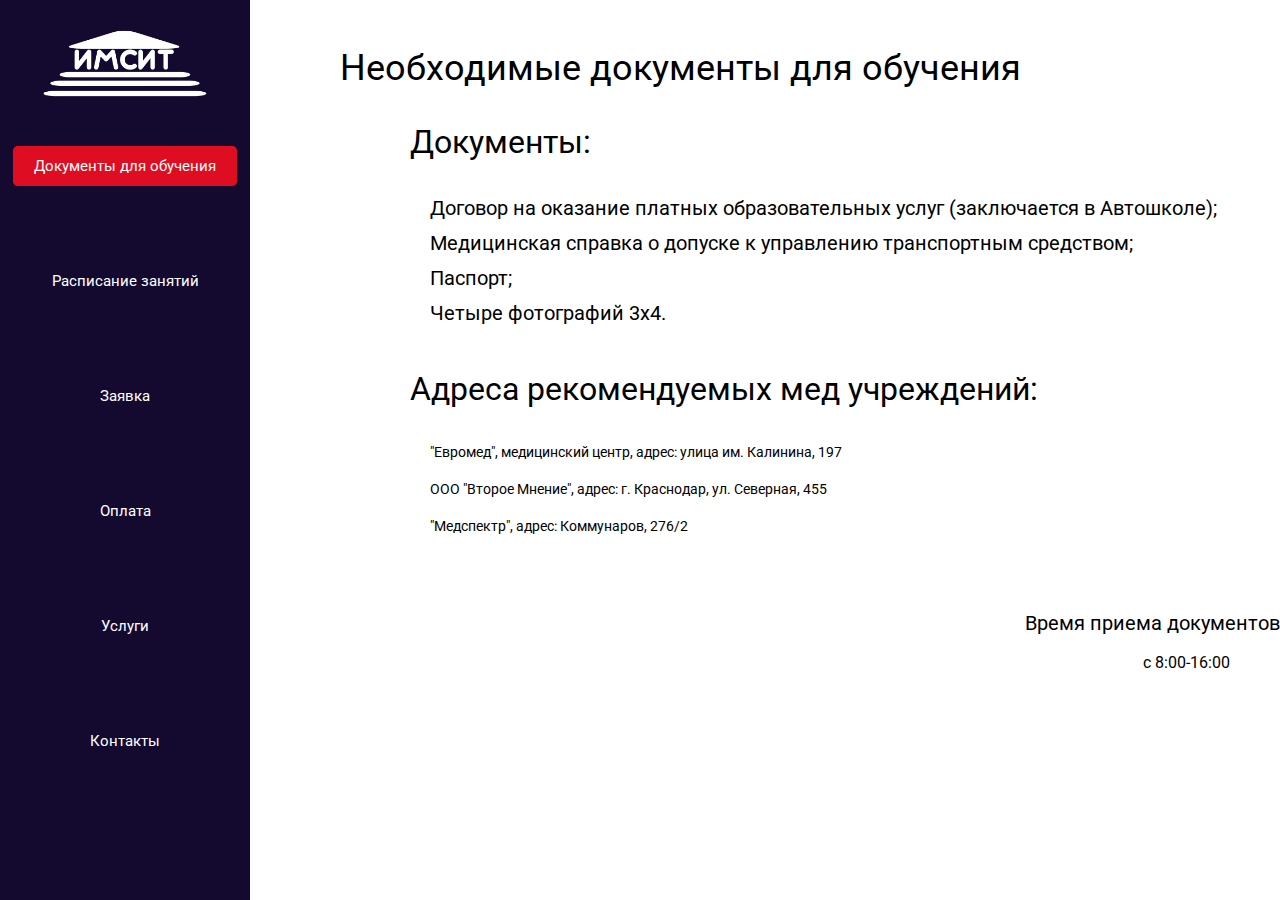
<file: index.html>
<!DOCTYPE html>
<html lang="ru">

<head>
	<title>Автошкола ИМСИТ</title>
	<meta charset="UTF-8">
	<meta name="format-detection" content="telephone=no">
	<!-- <style>body{opacity: 0;}</style> -->
	<link rel="stylesheet" href="css/style.min.css?_v=20220627195448">
	<link rel="shortcut icon" href="favicon.ico">
	<!-- <meta name="robots" content="noindex, nofollow"> -->
	<meta name="viewport" content="width=device-width, initial-scale=1.0">
</head>

<body>
	<div class="wrapper">


		<main class="page">
			<div class="page__header header">
				<a target="_blank" href="https://auto.imsit.ru/" class="header__logo">
					<picture><source srcset="img/Loogo.webp" type="image/webp"><img src="img/Loogo.png" alt="gg" class="header__logo-img"></picture>
				</a>
				<nav class="header__nav header-nav">
					<ul class="header-nav__list">
						<li class="header-nav__item"><a href="index.html" class="header-nav__link popup">Документы для обучения</a></li>
						<li class="header-nav__item"><a href="schedule.html" class="header-nav__link">Расписание занятий</a></li>
						<li class="header-nav__item"><a href="request.html" class="header-nav__link">Заявка</a></li>
						<li class="header-nav__item"><a href="payment.html" class="header-nav__link">Оплата</a></li>
						<li class="header-nav__item"><a href="services.html" class="header-nav__link">Услуги</a></li>
						<li class="header-nav__item"><a href="contacts.html" class="header-nav__link">Контакты</a></li>
					</ul>
				</nav>
			</div>
			<div class="page__main main-block">
				<div class="main-block__body">
					<div class="main-block__top top-main-block">
						<h1 class="top-main-block__title">Необходимые документы для обучения</h1>
						<h2 class="top-main-block__title-doc">Документы:</h2>
						<ul class="top-main-block__list">
							<li class="top-main-block__item">Договор на оказание платных образовательных услуг (заключается в Автошколе);</li>
							<li class="top-main-block__item">Медицинская справка о допуске к управлению транспортным средством;</li>
							<li class="top-main-block__item">Паспорт;</li>
							<li class="top-main-block__item">Четыре фотографий 3х4.</li>
						</ul>
					</div>
					<div class="main-block__bottom bottom-main-block"></div>
					<h3 class="bottom-main-block__title">Адреса рекомендуемых мед учреждений:</h3>
					<ul class="bottom-main-block__list">
						<li class="bottom-main-block__item"><a href="" class="bottom-main-block__link">"Евромед", медицинский центр, адрес: улица им. Калинина, 197</a></li>
						<li class="bottom-main-block__item"><a href="" class="bottom-main-block__link">ООО "Второе Мнение", адрес: г. Краснодар, ул. Северная, 455</a></li>
						<li class="bottom-main-block__item"><a href="" class="bottom-main-block__link">"Медспектр", адрес: Коммунаров, 276/2</a></li>
					</ul>
				</div>
				<div class="main-block__time time-main-block">
					<div class="time-main-block__text">Время приема документов</div>
					<div class="time-main-block__vrm">с 8:00-16:00</div>
				</div>
			</div>
		</main>
		<footer class="footer">
			<div class="footer__container">
			</div>
		</footer>
	</div>
	<!-- 
<div id="popup" aria-hidden="true" class="popup">
	<div class="popup__wrapper">
		<div class="popup__content">
			<button data-close type="button" class="popup__close">Закрыть</button>
			<div class="popup__text">
			</div>
		</div>
	</div>
</div>
 -->

	<script src="js/app.min.js?_v=20220627195448"></script>
</body>

</html>
</file>
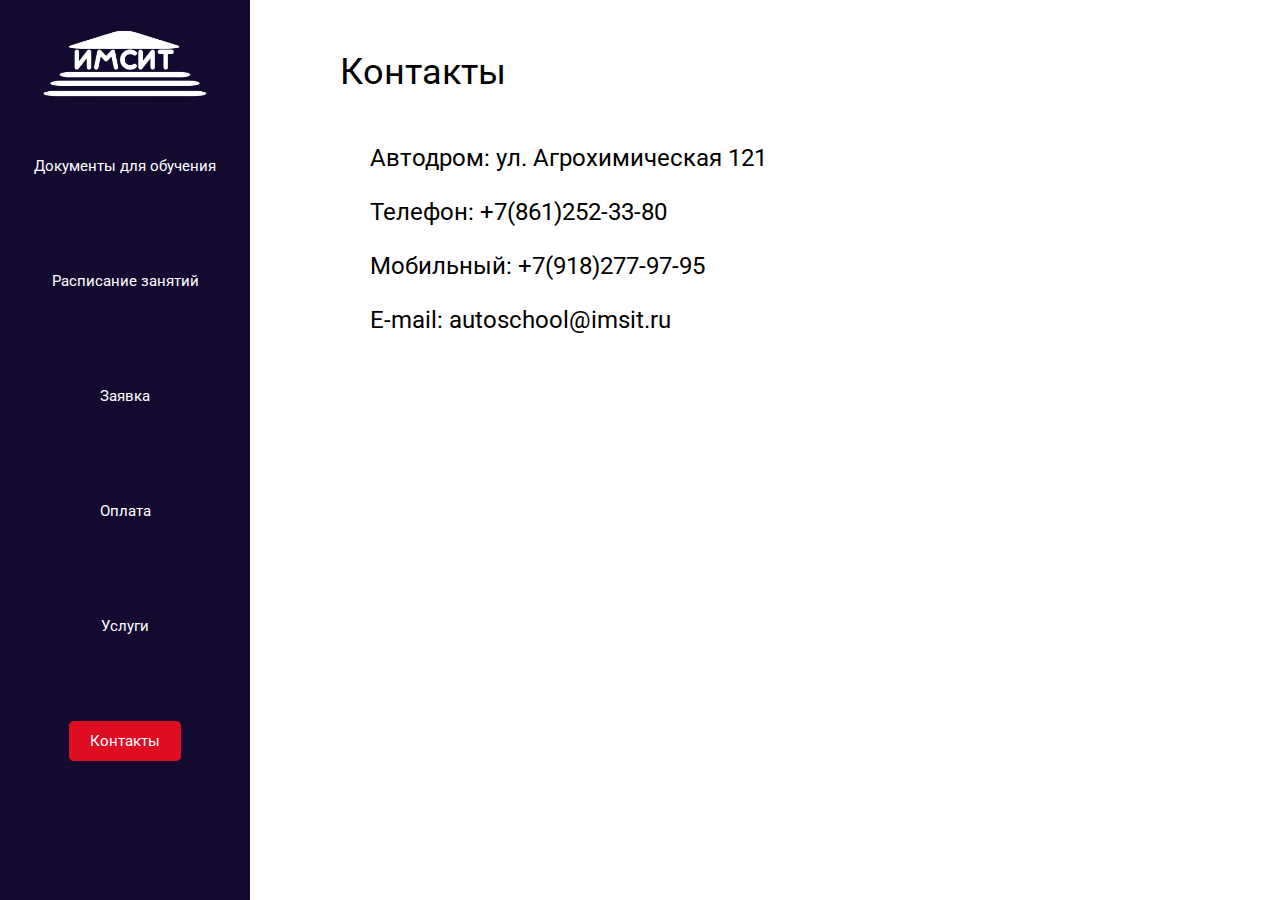
<file: contacts.html>
<!DOCTYPE html>
<html lang="ru">

<head>
	<title>Автошкола ИМСИТ</title>
	<meta charset="UTF-8">
	<meta name="format-detection" content="telephone=no">
	<!-- <style>body{opacity: 0;}</style> -->
	<link rel="stylesheet" href="css/style.min.css?_v=20220627195448">
	<link rel="shortcut icon" href="favicon.ico">
	<!-- <meta name="robots" content="noindex, nofollow"> -->
	<meta name="viewport" content="width=device-width, initial-scale=1.0">
</head>

<body>
	<div class="wrapper">


		<main class="page">
			<div class="page__header header">
				<a target="_blank" href="https://auto.imsit.ru/" class="header__logo">
					<picture><source srcset="img/Loogo.webp" type="image/webp"><img src="img/Loogo.png" alt="gg" class="header__logo-img"></picture>
				</a>
				<nav class="header__nav header-nav">
					<ul class="header-nav__list">
						<li class="header-nav__item"><a href="index.html" class="header-nav__link">Документы для обучения</a></li>
						<li class="header-nav__item"><a href="schedule.html" class="header-nav__link">Расписание занятий</a></li>
						<li class="header-nav__item"><a href="request.html" class="header-nav__link">Заявка</a></li>
						<li class="header-nav__item"><a href="payment.html" class="header-nav__link">Оплата</a></li>
						<li class="header-nav__item"><a href="services.html" class="header-nav__link">Услуги</a></li>
						<li class="header-nav__item"><a href="contacts.html" class="header-nav__link popup">Контакты</a></li>
					</ul>
				</nav>
			</div>
			<div class="page__contacts contacts-block">
				<div class="contacts-block__body">
					<h2 class="contacts-block__title">Контакты</h2>
					<ul class="contacts-block__list">
						<li class="contacts-block__item"><a target="_blank" href="https://goo.gl/maps/Wo9Aoh422eFnia9P8" class="contacts-block__link">Автодром: ул. Агрохимическая 121</a></li>
						<li class="contacts-block__item"><a href="tel:78612523380" class="contacts-block__link">Телефон: +7(861)252-33-80</a></li>
						<li class="contacts-block__item"><a href="tel:79182779795" class="contacts-block__link">Мобильный: +7(918)277-97-95</a></li>
						<li class="contacts-block__item"><a href="mailto:autoschool@imsit.ru" class="contacts-block__link">E-mail: autoschool@imsit.ru</a></li>
					</ul>
					<div class="contacts-block__maps">
						<iframe src="https://www.google.com/maps/embed?pb=!1m18!1m12!1m3!1d2818.1211240943367!2d38.99646068055463!3d45.063053948389125!2m3!1f0!2f0!3f0!3m2!1i1024!2i768!4f13.1!3m3!1m2!1s0x40f0459b9b37c8e5%3A0xf768319d3e6243a8!2z0JDQutCw0LTQtdC80LjRjyDQvNCw0YDQutC10YLQuNC90LPQsCDQuCDRgdC-0YbQuNCw0LvRjNC90L4t0LjQvdGE0L7RgNC80LDRhtC40L7QvdC90YvRhSDRgtC10YXQvdC-0LvQvtCz0LjQuSAtINCY0JzQodCY0KIgKNCzLiDQmtGA0LDRgdC90L7QtNCw0YAp!5e0!3m2!1sru!2sru!4v1655634969360!5m2!1sru!2sru" width="600" height="450" style="border:0;" allowfullscreen="" loading="lazy" referrerpolicy="no-referrer-when-downgrade"></iframe>
					</div>
				</div>
			</div>

		</main>
		<footer class="footer">
			<div class="footer__container">
			</div>
		</footer>
	</div>
	<!-- 
<div id="popup" aria-hidden="true" class="popup">
	<div class="popup__wrapper">
		<div class="popup__content">
			<button data-close type="button" class="popup__close">Закрыть</button>
			<div class="popup__text">
			</div>
		</div>
	</div>
</div>
 -->

	<script src="js/app.min.js?_v=20220627195448"></script>
</body>

</html>
</file>
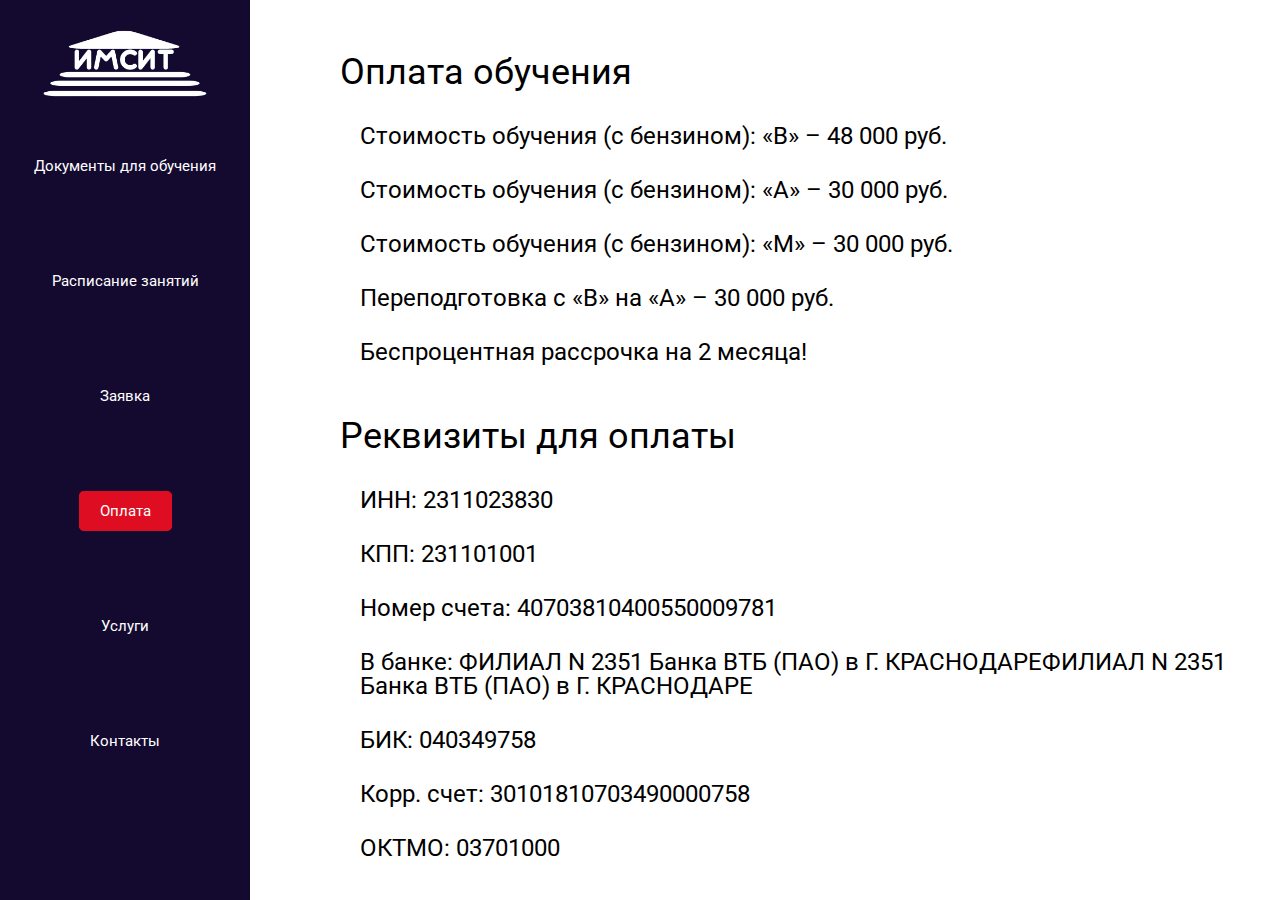
<file: payment.html>
<!DOCTYPE html>
<html lang="ru">

<head>
	<title>Автошкола ИМСИТ</title>
	<meta charset="UTF-8">
	<meta name="format-detection" content="telephone=no">
	<!-- <style>body{opacity: 0;}</style> -->
	<link rel="stylesheet" href="css/style.min.css?_v=20220627195448">
	<link rel="shortcut icon" href="favicon.ico">
	<!-- <meta name="robots" content="noindex, nofollow"> -->
	<meta name="viewport" content="width=device-width, initial-scale=1.0">
</head>

<body>
	<div class="wrapper">


		<main class="page">
			<div class="page__header header">
				<a target="_blank" href="https://auto.imsit.ru/" class="header__logo">
					<picture><source srcset="img/Loogo.webp" type="image/webp"><img src="img/Loogo.png" alt="gg" class="header__logo-img"></picture>
				</a>
				<nav class="header__nav header-nav">
					<ul class="header-nav__list">
						<li class="header-nav__item"><a href="index.html" class="header-nav__link">Документы для обучения</a></li>
						<li class="header-nav__item"><a href="schedule.html" class="header-nav__link">Расписание занятий</a></li>
						<li class="header-nav__item"><a href="request.html" class="header-nav__link">Заявка</a></li>
						<li class="header-nav__item"><a href="payment.html" class="header-nav__link popup">Оплата</a></li>
						<li class="header-nav__item"><a href="services.html" class="header-nav__link">Услуги</a></li>
						<li class="header-nav__item"><a href="contacts.html" class="header-nav__link">Контакты</a></li>
					</ul>
				</nav>
			</div>
			<div class="page__payment payment-block">
				<div class="payment-block__body">
					<div class="payment-block__top top-payment-block">
						<h2 class="top-payment-block__title">Оплата обучения</h2>
						<ul class="top-payment-block__list">
							<li class="top-payment-block__item">Стоимость обучения (с бензином): «В» – 48 000 руб.</li>
							<li class="top-payment-block__item">Стоимость обучения (с бензином): «А» – 30 000 руб.</li>
							<li class="top-payment-block__item">Стоимость обучения (с бензином): «М» – 30 000 руб. </li>
							<li class="top-payment-block__item">Переподготовка с «В» на «А» – 30 000 руб.</li>
							<li class="top-payment-block__item">Беспроцентная рассрочка на 2 месяца!</li>
						</ul>
					</div>
					<div class="payment-block__bottom bottom-payment-block">
						<h3 class="bottom-payment-block__title">Реквизиты для оплаты</h3>
						<ul class="bottom-payment-block__list">
							<li class="bottom-payment-block__item">ИНН: 2311023830</li>
							<li class="bottom-payment-block__item">КПП: 231101001</li>
							<li class="bottom-payment-block__item">Номер счета: 40703810400550009781</li>
							<li class="bottom-payment-block__item">В банке: ФИЛИАЛ N 2351 Банка ВТБ (ПАО) в Г. КРАСНОДАРЕФИЛИАЛ N 2351 Банка ВТБ (ПАО) в Г. КРАСНОДАРЕ</li>
							<li class="bottom-payment-block__item">БИК: 040349758</li>
							<li class="bottom-payment-block__item">Корр. счет: 30101810703490000758</li>
							<li class="bottom-payment-block__item">ОКТМО: 03701000</li>
						</ul>
					</div>
				</div>
			</div>
		</main>
		<footer class="footer">
			<div class="footer__container">
			</div>
		</footer>
	</div>
	<!-- 
<div id="popup" aria-hidden="true" class="popup">
	<div class="popup__wrapper">
		<div class="popup__content">
			<button data-close type="button" class="popup__close">Закрыть</button>
			<div class="popup__text">
			</div>
		</div>
	</div>
</div>
 -->

	<script src="js/app.min.js?_v=20220627195448"></script>
</body>

</html>
</file>
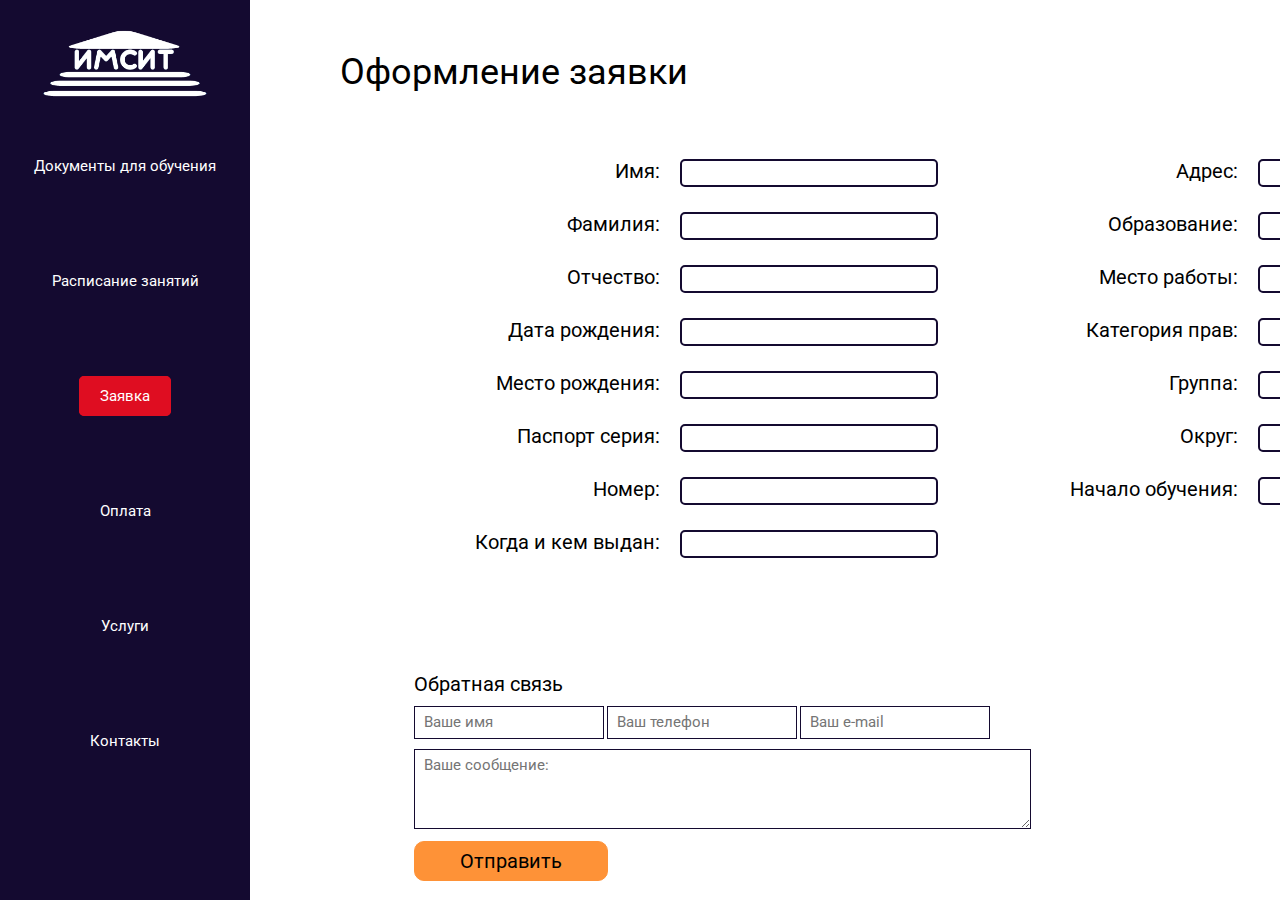
<file: request.html>
<!DOCTYPE html>
<html lang="ru">

<head>
	<title>Автошкола ИМСИТ</title>
	<meta charset="UTF-8">
	<meta name="format-detection" content="telephone=no">
	<!-- <style>body{opacity: 0;}</style> -->
	<link rel="stylesheet" href="css/style.min.css?_v=20220627195448">
	<link rel="shortcut icon" href="favicon.ico">
	<!-- <meta name="robots" content="noindex, nofollow"> -->
	<meta name="viewport" content="width=device-width, initial-scale=1.0">
</head>

<body>
	<div class="wrapper">


		<main class="page">
			<div class="page__header header">
				<a target="_blank" href="https://auto.imsit.ru/" class="header__logo">
					<picture><source srcset="img/Loogo.webp" type="image/webp"><img src="img/Loogo.png" alt="gg" class="header__logo-img"></picture>
				</a>
				<nav class="header__nav header-nav">
					<ul class="header-nav__list">
						<li class="header-nav__item"><a href="index.html" class="header-nav__link">Документы для обучения</a></li>
						<li class="header-nav__item"><a href="schedule.html" class="header-nav__link">Расписание занятий</a></li>
						<li class="header-nav__item"><a href="request.html" class="header-nav__link popup">Заявка</a></li>
						<li class="header-nav__item"><a href="payment.html" class="header-nav__link">Оплата</a></li>
						<li class="header-nav__item"><a href="services.html" class="header-nav__link">Услуги</a></li>
						<li class="header-nav__item"><a href="contacts.html" class="header-nav__link">Контакты</a></li>
					</ul>
				</nav>
			</div>
			<div class="page__request request-block">
				<h2 class="request-block__title">Оформление заявки</h2>
				<div class="request-block__inner">
					<div class="request-block__body-1">
						<div class="request-block__cards">
							<div class="request-block__cards-text">Имя:</div>
							<input type="text" class="request-block__cards-input">
						</div>
						<div class="request-block__cards">
							<div class="request-block__cards-text">Фамилия:</div>
							<input type="text" class="request-block__cards-input">
						</div>
						<div class="request-block__cards">
							<div class="request-block__cards-text">Отчество:</div>
							<input type="text" class="request-block__cards-input">
						</div>
						<div class="request-block__cards">
							<div class="request-block__cards-text">Дата рождения:</div>
							<input type="text" class="request-block__cards-input">
						</div>
						<div class="request-block__cards">
							<div class="request-block__cards-text">Место рождения:</div>
							<input type="text" class="request-block__cards-input">
						</div>
						<div class="request-block__cards">
							<div class="request-block__cards-text">Паспорт серия:</div>
							<input type="text" class="request-block__cards-input">
						</div>
						<div class="request-block__cards">
							<div class="request-block__cards-text">Номер:</div>
							<input type="text" class="request-block__cards-input">
						</div>
						<div class="request-block__cards">
							<div class="request-block__cards-text">Когда и кем выдан:</div>
							<input type="text" class="request-block__cards-input">
						</div>
					</div>
					<div class="request-block__body-2">
						<div class="request-block__cards">
							<div class="request-block__cards-text">Адрес:</div>
							<input type="text" class="request-block__cards-input">
						</div>
						<div class="request-block__cards">
							<div class="request-block__cards-text">Образование:</div>
							<input type="text" class="request-block__cards-input">
						</div>
						<div class="request-block__cards">
							<div class="request-block__cards-text">Место работы:</div>
							<input type="text" class="request-block__cards-input">
						</div>
						<div class="request-block__cards">
							<div class="request-block__cards-text">Категория прав:</div>
							<input type="text" class="request-block__cards-input">
						</div>
						<div class="request-block__cards">
							<div class="request-block__cards-text">Группа:</div>
							<input type="text" class="request-block__cards-input">
						</div>
						<div class="request-block__cards">
							<div class="request-block__cards-text">Округ:</div>
							<input type="text" class="request-block__cards-input">
						</div>
						<div class="request-block__cards">
							<div class="request-block__cards-text">Начало обучения:</div>
							<input type="text" class="request-block__cards-input">
						</div>
					</div>

				</div>
				<div class="request-block__buttons">
					<a href="#" class="request-block__button">Отправить</a>
				</div>
				<div id="inline">
					<h2 class="text">Обратная связь</h2>
					<form id="contact" action="#" method="post" name="contact">
						<input id="name" class="txt" name="name" type="name" placeholder="Ваше имя">
						<input id="phone" class="txt" name="phone" type="phone" placeholder="Ваш телефон">
						<input id="email" class="txt" name="email" type="email" placeholder="Ваш e-mail">
						<textarea id="msg" class="txtarea" name="msg" placeholder="Ваше сообщение:"></textarea><button id="send">Отправить</button>
					</form>
				</div>
			</div>

		</main>
		<footer class="footer">
			<div class="footer__container">
			</div>
		</footer>
	</div>
	<!-- 
<div id="popup" aria-hidden="true" class="popup">
	<div class="popup__wrapper">
		<div class="popup__content">
			<button data-close type="button" class="popup__close">Закрыть</button>
			<div class="popup__text">
			</div>
		</div>
	</div>
</div>
 -->

	<script src="js/app.min.js?_v=20220627195448"></script>
</body>

</html>
<!-- <div class="request-block__name-body body__mar">
						<div class="request-block__name text">Имя: </div>
						<input type="text" class="request-block__name-input">
					</div>
					<div class="request-block__family-body body__mar">
						<div class="request-block__family text">Фамилия: </div>
						<input type="text" class="request-block__family-input">
					</div>
					<div class="request-block__otchestvo-body body__mar">
						<div class="request-block__otchestvo text">Отчество: </div>
						<input type="text" class="request-block__otchestvo-input">
					</div>
					<div class="request-block__data-body">
						<div class="request-block__datarojdenia-body body__mar">
							<div class="request-block__datarojdenia text">Дата рождения: </div>
							<input type="text" class="request-block__datarojdenia-input">
						</div>
						<div class="request-block__mestorojdenia-body body__mar">
							<div class="request-block__mestorojdenia text ">Место рождения: </div>
							<input type="text" class="request-block__mestorojdenia-input">
						</div>
					</div>
					<div class="request-block__popup">
						<div class="request-block__pasportseria-body body__mar">
							<div class="request-block__pasportseria text">Паспорт серия: </div>
							<input type="text" class="request-block__pasportseria-input">
						</div>
						<div class="request-block__nomer-body body__mar">
							<div class="request-block__nomer text">Номер: </div>
							<input type="text" class="request-block__nomer-input">
						</div>
						<div class="request-block__kogdaikem-body body__mar">
							<div class="request-block__kogdaikem text">Когда и кем выдан: </div>
							<input type="text" class="request-block__kogdaikem-input">
						</div>
					</div>
					<div class="request-block__adres-body body__mar">
						<div class="request-block__adres text">Адрес: </div>
						<input type="text" class="request-block__adres-input" >
					</div>
					<div class="request-block__obrazovanie-body body__mar">
						<div class="request-block__obrazovanie text">Образование: </div>
						<input type="text" class="request-block__obrazovanie-input">
					</div>
					<div class="request-block__mestoraboti-body body__mar">
						<div class="request-block__mestoraboti text">Место работы: </div>
						<input type="text" class="request-block__mestoraboti-input">
					</div>
					<div class="request-block__kategoria-body body__mar">
						<div class="request-block__kategoria text">Категория прав: </div>
						<input type="text" class="request-block__kategoria-input">
					</div>
					<div class="request-block__group-body body__mar">
						<div class="request-block__group text">Группа: </div>
						<input type="text" class="request-block__group-input">
					</div>
					<div class="request-block__okrug-body body__mar">
						<div class="request-block__okrug text">Округ: </div>
						<input type="text" class="request-block__okrug-input">
					</div>
					<div class="request-block__nachaloobuch-body body__mar">
						<div class="request-block__nachaloobuch text">Начало обучения: </div>
						<input type="text" class="request-block__nachaloobuch-input">
					</div>
					 -->
</file>
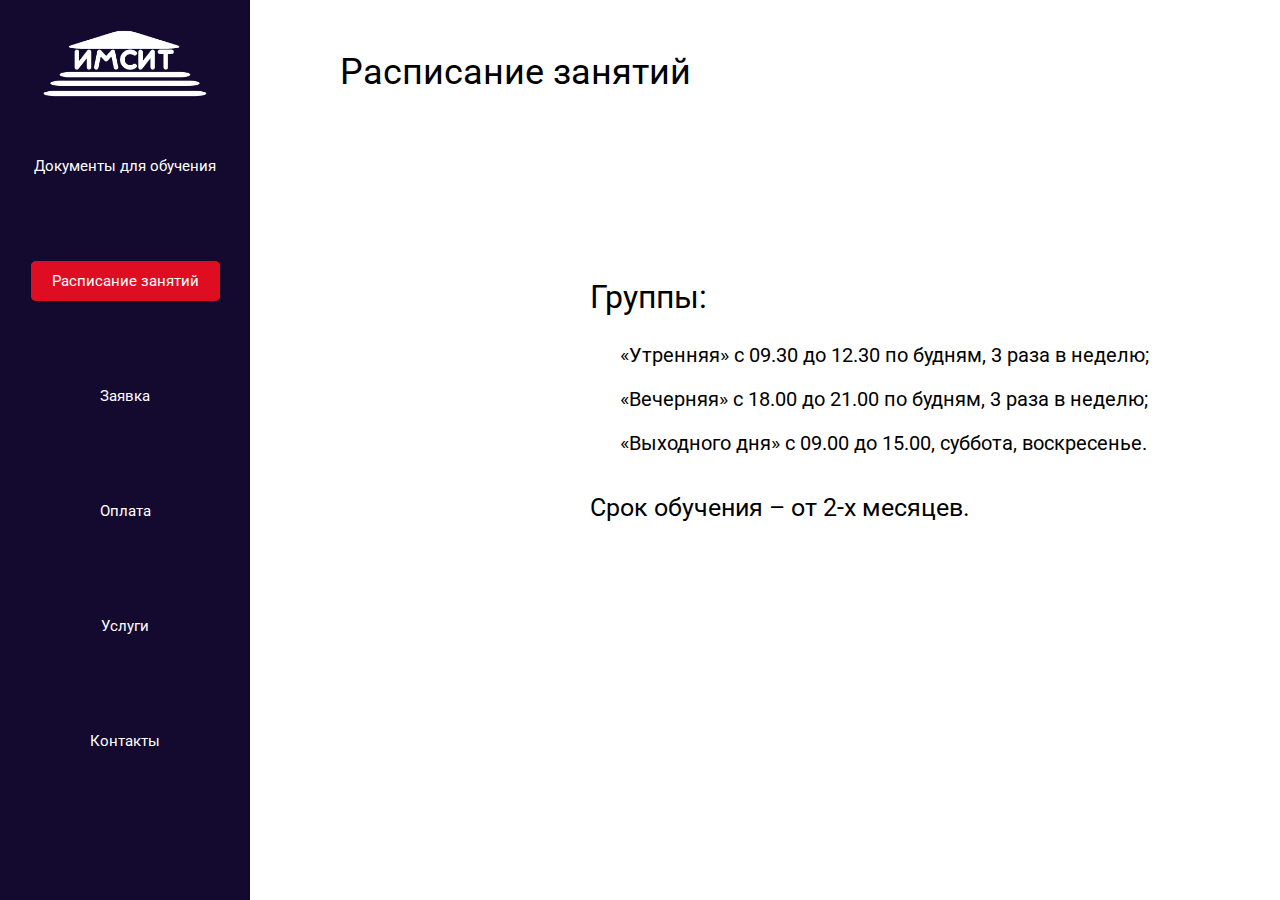
<file: schedule.html>
<!DOCTYPE html>
<html lang="ru">

<head>
	<title>Автошкола ИМСИТ</title>
	<meta charset="UTF-8">
	<meta name="format-detection" content="telephone=no">
	<!-- <style>body{opacity: 0;}</style> -->
	<link rel="stylesheet" href="css/style.min.css?_v=20220627195448">
	<link rel="shortcut icon" href="favicon.ico">
	<!-- <meta name="robots" content="noindex, nofollow"> -->
	<meta name="viewport" content="width=device-width, initial-scale=1.0">
</head>

<body>
	<div class="wrapper">


		<main class="page">
			<div class="page__header header">
				<a target="_blank" href="https://auto.imsit.ru/" class="header__logo">
					<picture><source srcset="img/Loogo.webp" type="image/webp"><img src="img/Loogo.png" alt="gg" class="header__logo-img"></picture>
				</a>
				<nav class="header__nav header-nav">
					<ul class="header-nav__list">
						<li class="header-nav__item"><a href="index.html" class="header-nav__link">Документы для обучения</a></li>
						<li class="header-nav__item"><a href="schedule.html" class="header-nav__link popup">Расписание занятий</a></li>
						<li class="header-nav__item"><a href="request.html" class="header-nav__link">Заявка</a></li>
						<li class="header-nav__item"><a href="payment.html" class="header-nav__link">Оплата</a></li>
						<li class="header-nav__item"><a href="services.html" class="header-nav__link">Услуги</a></li>
						<li class="header-nav__item"><a href="contacts.html" class="header-nav__link">Контакты</a></li>
					</ul>
				</nav>
			</div>
			<div class="page__schedule schedule-block">
				<div class="schedule-block__body">
					<h2 class="schedule-block__title">Расписание занятий</h2>
					<div class="schedule-block__text">Группы:</div>
					<ul class="schedule-block__list">
						<ul class="schedule-block__item">«Утренняя» с 09.30 до 12.30 по будням, 3 раза в неделю;</ul>
						<ul class="schedule-block__item">«Вечерняя» с 18.00 до 21.00 по будням, 3 раза в неделю;</ul>
						<ul class="schedule-block__item">«Выходного дня» с 09.00 до 15.00, суббота, воскресенье.</ul>
					</ul>
					<div class="schedule-block__text-ras">Срок обучения – от 2-х месяцев.</div>
				</div>
		</main>
		<footer class="footer">
			<div class="footer__container">
			</div>
		</footer>
	</div>
	<!-- 
<div id="popup" aria-hidden="true" class="popup">
	<div class="popup__wrapper">
		<div class="popup__content">
			<button data-close type="button" class="popup__close">Закрыть</button>
			<div class="popup__text">
			</div>
		</div>
	</div>
</div>
 -->

	<script src="js/app.min.js?_v=20220627195448"></script>
</body>

</html>
</file>
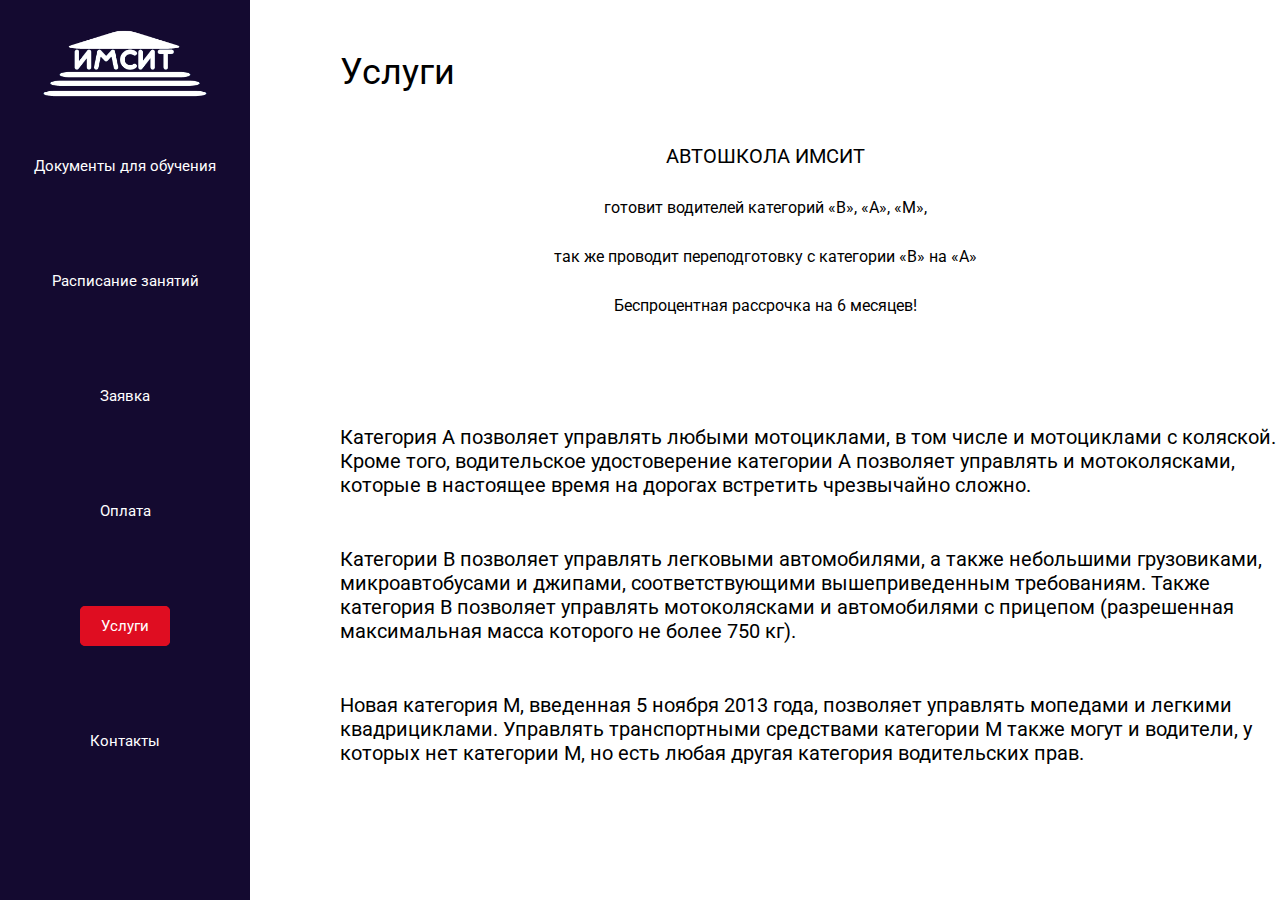
<file: services.html>
<!DOCTYPE html>
<html lang="ru">

<head>
	<title>Автошкола ИМСИТ</title>
	<meta charset="UTF-8">
	<meta name="format-detection" content="telephone=no">
	<!-- <style>body{opacity: 0;}</style> -->
	<link rel="stylesheet" href="css/style.min.css?_v=20220627195448">
	<link rel="shortcut icon" href="favicon.ico">
	<!-- <meta name="robots" content="noindex, nofollow"> -->
	<meta name="viewport" content="width=device-width, initial-scale=1.0">
</head>

<body>
	<div class="wrapper">


		<main class="page">
			<div class="page__header header">
				<a target="_blank" href="https://auto.imsit.ru/" class="header__logo">
					<picture><source srcset="img/Loogo.webp" type="image/webp"><img src="img/Loogo.png" alt="gg" class="header__logo-img"></picture>
				</a>
				<nav class="header__nav header-nav">
					<ul class="header-nav__list">
						<li class="header-nav__item"><a href="index.html" class="header-nav__link">Документы для обучения</a></li>
						<li class="header-nav__item"><a href="schedule.html" class="header-nav__link">Расписание занятий</a></li>
						<li class="header-nav__item"><a href="request.html" class="header-nav__link">Заявка</a></li>
						<li class="header-nav__item"><a href="payment.html" class="header-nav__link">Оплата</a></li>
						<li class="header-nav__item"><a href="services.html" class="header-nav__link popup">Услуги</a></li>
						<li class="header-nav__item"><a href="contacts.html" class="header-nav__link">Контакты</a></li>
					</ul>
				</nav>
			</div>
			<div class="page__services services-block">
				<div class="services-block__body">
					<div class="services-block__up up-services-block">
						<h2 class="up-services-block__title">Услуги</h2>
						<h3 class="up-services-block__heading">АВТОШКОЛА ИМСИТ</h3>
						<div class="up-services-block__text-top">готовит водителей категорий «В», «А», «М»,</div>
						<div class="up-services-block__text-center">так же проводит переподготовку с категории «В» на «А»</div>
						<div class="up-services-block__text-bottom">Беспроцентная рассрочка на 6 месяцев!</div>
					</div>
					<div class="services-block__bottom bottom-services-block">
						<div class="bottom-services-block__text-up">Категория А позволяет управлять любыми мотоциклами, в том числе и мотоциклами с коляской. Кроме того, водительское удостоверение категории A позволяет управлять и мотоколясками, которые в настоящее время на дорогах встретить чрезвычайно сложно.</div>
						<div class="bottom-services-block__text-center">Категории В позволяет управлять легковыми автомобилями, а также небольшими грузовиками, микроавтобусами и джипами, соответствующими вышеприведенным требованиям. Также категория B позволяет управлять мотоколясками и автомобилями с прицепом (разрешенная максимальная масса которого не более 750 кг).</div>
						<div class="bottom-services-block__text-bottom">Новая категория М, введенная 5 ноября 2013 года, позволяет управлять мопедами и легкими квадрициклами. Управлять транспортными средствами категории М также могут и водители, у которых нет категории М, но есть любая другая категория водительских прав.</div>
					</div>
				</div>
			</div>
		</main>
		<footer class="footer">
			<div class="footer__container">
			</div>
		</footer>
	</div>
	<!-- 
<div id="popup" aria-hidden="true" class="popup">
	<div class="popup__wrapper">
		<div class="popup__content">
			<button data-close type="button" class="popup__close">Закрыть</button>
			<div class="popup__text">
			</div>
		</div>
	</div>
</div>
 -->

	<script src="js/app.min.js?_v=20220627195448"></script>
</body>

</html>
</file>
<file: css/style.min.css>
@charset "UTF-8";@import url(https://fonts.googleapis.com/css2?family=Roboto&display=swap);*{padding:0;margin:0;border:0}*,:after,:before{-webkit-box-sizing:border-box;box-sizing:border-box}body,html{height:100%;min-width:320px}body{color:#000;line-height:1;font-family:Roboto;font-size:.875rem;-ms-text-size-adjust:100%;-moz-text-size-adjust:100%;-webkit-text-size-adjust:100%;-webkit-font-smoothing:antialiased;-moz-osx-font-smoothing:grayscale}button,input,textarea{font-family:Roboto;font-size:inherit}button{cursor:pointer;color:inherit;background-color:inherit}a{color:inherit}a:link,a:visited{text-decoration:none}a:hover{text-decoration:none}ul li{list-style:none}img{vertical-align:top}h1,h2,h3,h4,h5,h6{font-weight:inherit;font-size:inherit}.lock body{overflow:hidden;-ms-touch-action:none;touch-action:none}.wrapper{min-height:100%;display:-webkit-box;display:-ms-flexbox;display:flex;-webkit-box-orient:vertical;-webkit-box-direction:normal;-ms-flex-direction:column;flex-direction:column;overflow:hidden}.wrapper>main{-webkit-box-flex:1;-ms-flex:1 1 auto;flex:1 1 auto}.wrapper>*{min-width:0}[class*=__container]{max-width:87.5rem;-webkit-box-sizing:content-box;box-sizing:content-box;margin:0 auto;padding:0 .9375rem}[class*=-ibg]{position:relative}[class*=-ibg] img{position:absolute;width:100%;height:100%;top:0;left:0;-o-object-fit:cover;object-fit:cover}[class*=-ibg_contain] img{-o-object-fit:contain;object-fit:contain}.page{display:-webkit-box;display:-ms-flexbox;display:flex}.page__header{background-color:#140a30;color:#fff}.header__logo{margin:27px 40px 52px 40px;display:block}.header__logo-img{max-width:170px;max-height:80px}.popup{background-color:#df0d21;padding:10px 20px;border:#df0d21 1px solid;border-radius:5px}.header-nav__item{margin:0 0 97px 0;text-align:center}.header-nav__link{font-weight:400;font-size:15px;line-height:18px}.header-nav__link:active{background-color:#df0d21}.main-block{width:1400px}.top-main-block__title{margin:50px 0 39px 90px;font-weight:400;font-size:36px}.top-main-block__title-doc{margin:40px 0 40px 160px;font-weight:400;font-size:32px}.top-main-block__list{margin:40px 0 0 180px;font-weight:400;font-size:20px}.top-main-block__item:not(:last-child){margin:0 0 15px 0}.bottom-main-block__title{margin:50px 0 40px 160px;font-weight:400;font-size:32px}.bottom-main-block__item{margin:0 0 0 180px}.bottom-main-block__item:not(:last-child){margin:0 0 23px 180px}.time-main-block__text{margin:80px 0 0 0;text-align:right;font-weight:400;font-size:20px}.time-main-block__vrm{margin:20px 50px 0 0;text-align:right;margin:px 0 0 0;font-weight:400;font-size:16px;line-height:19px}.contacts-block{width:1400px}.contacts-block__body{margin:50px 0 0 90px}.contacts-block__title{font-weight:400;font-size:36px;line-height:44px}.contacts-block__list{margin:50px 0 0 30px}.contacts-block__item{font-weight:400;font-size:24px;line-height:29px}.contacts-block__item:not(:last-child){margin:0 0 25px 0}.contacts-block__maps{margin:50px 0 0 30px}.schedule-block{width:1400px}.schedule-block__body{margin:50px 0 0 90px}.schedule-block__title{font-weight:400;font-size:36px;line-height:44px}.schedule-block__text{margin:187px 0 0 250px;font-weight:400;font-size:32px}.schedule-block__list{margin:30px 0 0 280px}.schedule-block__item{margin:px 0 0 0;font-weight:400;font-size:20px;line-height:24px}.schedule-block__item:not(:last-child){margin:0 0 20px 0}.schedule-block__text-ras{margin:40px 0 0 250px;font-weight:400;font-size:25px}.payment-block{width:1400px}.payment-block__top{margin:50px 0 0 90px}.payment-block__bottom{margin:50px 0 0 90px}.top-payment-block__title{font-weight:400;font-size:36px;line-height:44px}.top-payment-block__item{margin:30px 0 0 20px;font-weight:400;font-size:24px}.bottom-payment-block__title{font-weight:400;font-size:36px;line-height:44px}.bottom-payment-block__item{margin:30px 0 0 20px;font-weight:400;font-size:24px}.services-block{width:1400px}.up-services-block__title{margin:50px 0 0 90px;font-weight:400;font-size:36px;line-height:44px}.up-services-block__heading{margin:50px 0 0 0;text-align:center;font-weight:400;font-size:20px;line-height:24px}.up-services-block__text-top{margin:30px 0 0 0;text-align:center;font-weight:400;font-size:16px;line-height:19px}.up-services-block__text-center{margin:30px 0 0 0;text-align:center;font-weight:400;font-size:16px;line-height:19px}.up-services-block__text-bottom{margin:30px 0 0 0;text-align:center;font-weight:400;font-size:16px;line-height:19px}.bottom-services-block{margin:110px 0 0 90px}.bottom-services-block__text-up{font-weight:400;font-size:20px;line-height:24px}.bottom-services-block__text-center{margin:50px 0 0 0;font-weight:400;font-size:20px;line-height:24px}.bottom-services-block__text-bottom{margin:50px 0 0 0;font-weight:400;font-size:20px;line-height:24px}.request-block__title{margin:50px 0 0 90px;font-weight:400;font-size:36px;line-height:44px}.request-block__inner{margin:40px 0 0 110px}.request-block__name-body{margin:25px 0 0 0;display:-webkit-box;display:-ms-flexbox;display:flex;font-weight:400;font-size:20px;line-height:24px}.request-block__name-input{width:455px;border:#140a30 2px solid;border-radius:5px;display:-webkit-box;display:-ms-flexbox;display:flex;font-weight:400;font-size:20px;line-height:24px}.request-block__family-input{width:408px;border:#140a30 2px solid;border-radius:5px;display:-webkit-box;display:-ms-flexbox;display:flex;font-weight:400;font-size:20px;line-height:24px}.request-block__otchestvo-input{width:407px;border:#140a30 2px solid;border-radius:5px;display:-webkit-box;display:-ms-flexbox;display:flex;font-weight:400;font-size:20px;line-height:24px}.request-block__data-body{display:-webkit-box;display:-ms-flexbox;display:flex}.request-block__datarojdenia-input{border:#140a30 2px solid;border-radius:5px;padding:0 118px 0 0;display:-webkit-box;display:-ms-flexbox;display:flex;font-weight:400;font-size:20px;line-height:24px}.request-block__popup{display:-webkit-box;display:-ms-flexbox;display:flex;-webkit-box-pack:justify;-ms-flex-pack:justify;justify-content:space-between;-webkit-box-align:center;-ms-flex-align:center;align-items:center}.request-block__mestorojdenia-input{width:337px;border:#140a30 2px solid;border-radius:5px;display:-webkit-box;display:-ms-flexbox;display:flex;font-weight:400;font-size:20px;line-height:24px}.request-block__pasportseria-input{width:357px;border:#140a30 2px solid;border-radius:5px;display:-webkit-box;display:-ms-flexbox;display:flex;font-weight:400;font-size:20px;line-height:24px}.request-block__nomer-body{display:-webkit-box;display:-ms-flexbox;display:flex}.request-block__nomer-input{width:347px;border:#140a30 2px solid;border-radius:5px;display:-webkit-box;display:-ms-flexbox;display:flex;font-weight:400;font-size:20px;line-height:24px}.request-block__kogdaikem-input{width:291px;border:#140a30 2px solid;border-radius:5px;display:-webkit-box;display:-ms-flexbox;display:flex;font-weight:400;font-size:20px;line-height:24px}.request-block__adres-input{width:437px;border:#140a30 2px solid;border-radius:5px;display:-webkit-box;display:-ms-flexbox;display:flex;font-weight:400;font-size:20px;line-height:24px}.request-block__obrazovanie-input{width:370px}.request-block__mestoraboti-input{width:361px;border:#140a30 2px solid;border-radius:5px;display:-webkit-box;display:-ms-flexbox;display:flex;font-weight:400;font-size:20px;line-height:24px}.request-block__kategoria-input{width:348px;border:#140a30 2px solid;border-radius:5px;display:-webkit-box;display:-ms-flexbox;display:flex;font-weight:400;font-size:20px;line-height:24px}.request-block__group-input{width:430px;border:#140a30 2px solid;border-radius:5px;display:-webkit-box;display:-ms-flexbox;display:flex;font-weight:400;font-size:20px;line-height:24px}.request-block__okrug-input{width:441px;border:#140a30 2px solid;border-radius:5px;display:-webkit-box;display:-ms-flexbox;display:flex;font-weight:400;font-size:20px;line-height:24px}.request-block__nachaloobuch-input{width:332px;border:#140a30 2px solid;border-radius:5px;display:-webkit-box;display:-ms-flexbox;display:flex;font-weight:400;font-size:20px;line-height:24px}.request-block__buttons{padding:80px 0 0 0;width:100%;text-align:right}.request-block__button{padding:7px 45px;border:solid 1px #fe9237;background-color:#fe9237;border-radius:10px;font-weight:400;font-size:20px;line-height:24px}.body__mar{margin:25px 0 0 0;display:-webkit-box;display:-ms-flexbox;display:flex}.text{display:-webkit-box;display:-ms-flexbox;display:flex;font-weight:400;font-size:20px;line-height:24px}.request-block{min-width:1440px}.request-block__title{margin:50px 0 0 90px;font-weight:400;font-size:36px;line-height:44px}.request-block__inner{display:-webkit-box;display:-ms-flexbox;display:flex;-webkit-box-align:right;-ms-flex-align:right;align-items:right}.request-block__cards{margin:25px 0 0 0;display:-webkit-box;display:-ms-flexbox;display:flex}.request-block__cards-text{width:300px;margin:0 20px 0 0;text-align:right;font-weight:400;font-size:20px;line-height:24px}.request-block__cards-input{border:#140a30 2px solid;border-radius:5px;font-weight:400;font-size:20px;line-height:24px}.request-block__buttons{padding:80px 0 0 0;width:100%;text-align:right}.request-block__button{padding:7px 45px;border:solid 1px #fe9237;background-color:#fe9237;border-radius:10px;font-weight:400;font-size:20px;line-height:24px}.request-block #inline{margin-left:30px;width:80%;margin:0 auto;background:#fff;padding:10px 20px}.request-block .txt{display:inline-block;color:#000;width:190px;margin-bottom:10px;border:1px solid #140a30;padding:5px 9px;font-size:15px!important;line-height:1.4em}.request-block .txtarea{display:inline-block;color:#000;width:617px;margin-bottom:10px;border:1px solid #140a30;padding:5px 9px;font-size:15px!important;line-height:1.4em;height:80px}.request-block .txt:focus,.request-block .txtarea:focus{border-style:solid;border-color:#fe9237;color:#000}.request-block #send{color:#000;display:block;cursor:pointer;padding:5px 11px;font-size:1.2em;padding:7px 45px;border:solid 1px #fe9237;background-color:#fe9237;border-radius:10px;font-weight:400;font-size:20px;line-height:24px}.request-block .text{text-align:right;font-weight:400;font-size:20px;line-height:24px;margin:0 0 10px 0}
</file>
